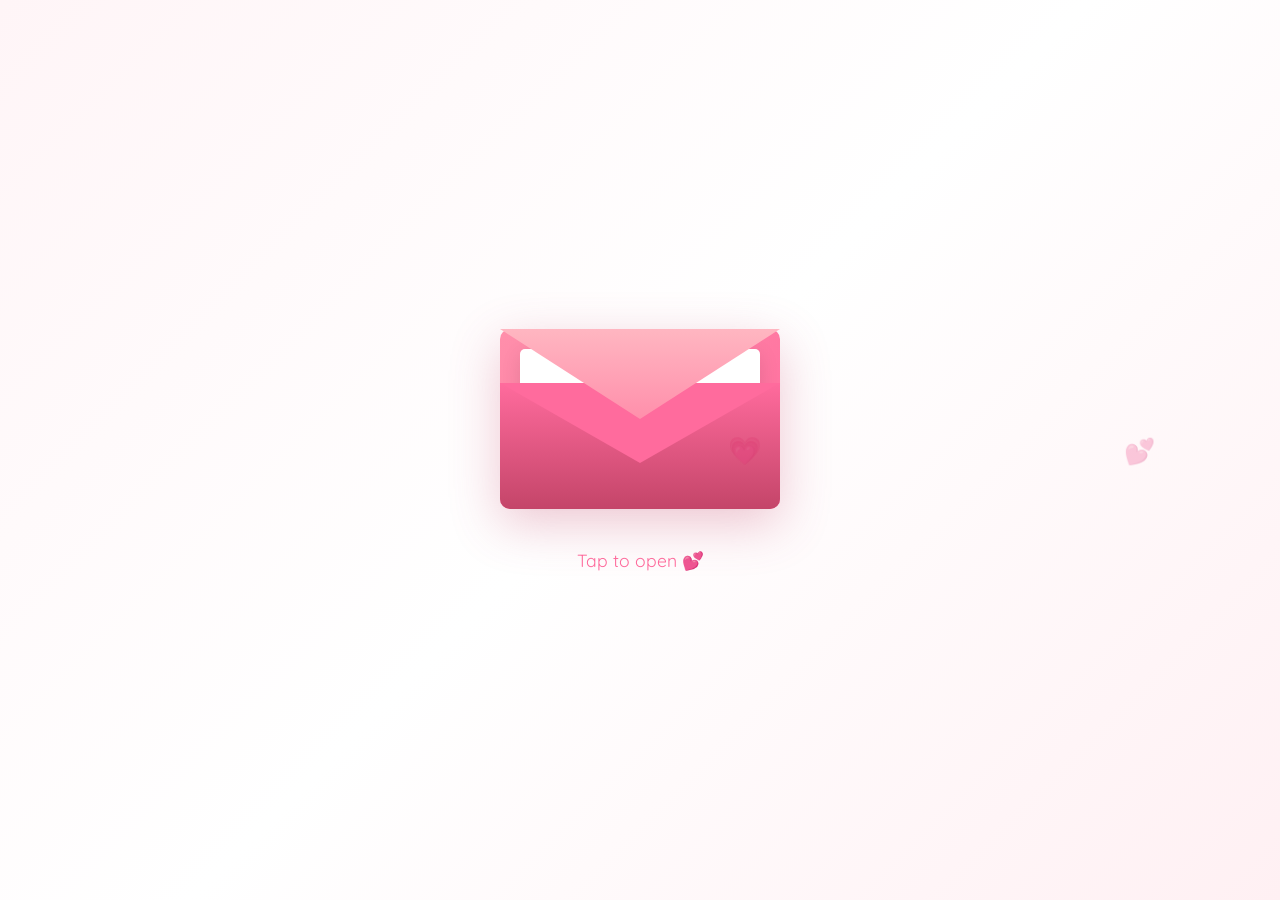
<file: index.html>
<!DOCTYPE html>
<html lang="en">
<head>
    <meta charset="UTF-8">
    <meta name="viewport" content="width=device-width, initial-scale=1.0">
    <title>For Tanisha 💕</title>
    <link rel="preconnect" href="https://fonts.googleapis.com">
    <link rel="preconnect" href="https://fonts.gstatic.com" crossorigin>
    <link href="https://fonts.googleapis.com/css2?family=Playfair+Display:ital,wght@0,400;0,600;1,400&family=Quicksand:wght@300;400;500;600&display=swap" rel="stylesheet">
    <link rel="stylesheet" href="styles.css">
</head>
<body>
    <!-- Background Music -->
    <audio id="backgroundMusic" loop autoplay>
        <source src="music.mp3" type="audio/mpeg">
        Your browser does not support the audio element.
    </audio>

    <!-- Envelope Intro -->
    <div id="envelope-intro" class="envelope-intro active">
        <div class="envelope-container">
            <div class="envelope" id="envelope">
                <div class="envelope-back"></div>
                <div class="envelope-letter" id="envelopeLetter">
                    <div class="letter-content">
                        <span class="letter-heart">💌</span>
                        <p>You've got mail!</p>
                    </div>
                </div>
                <div class="envelope-front"></div>
                <div class="envelope-flap" id="envelopeFlap"></div>
            </div>
            <p class="tap-hint" id="tapHint">Tap to open 💕</p>
        </div>
    </div>

    <!-- Page 1: Conversation Quiz -->
    <div id="quiz-page" class="page">
        <div class="floating-hearts" id="quizHearts"></div>
        
        <div class="quiz-container">
            <div class="quiz-header">
                <div class="heart-icon">💝</div>
                <h1>Hey Buddhu!</h1>
                <p class="subtitle">I have a few questions for you...</p>
            </div>

            <div class="chat-container" id="chatContainer">
                <!-- Messages will be added here dynamically -->
            </div>

            <div class="input-area" id="inputArea">
                <!-- Options or input will appear here -->
            </div>
        </div>
    </div>

    <!-- Page 2: Valentine's Proposal -->
    <div id="proposal-page" class="page">
        <div class="hearts-container" id="heartsContainer"></div>

        <div class="main-container">
            <div class="card">
                <div class="big-heart">💝</div>
                <h1>My Dearest Tanisha</h1>
                <p class="question">
                    Will you be my <span class="name">Valentine</span>? 💕
                </p>
                <div class="love-note">
                    "Every moment with you is a gift, Buddhu. You make my heart smile every single day. I couldn't imagine spending this Valentine's Day with anyone else but you."
                </div>
                <div class="buttons">
                    <button class="btn btn-yes" onclick="sayYes()">Yes! 💖</button>
                    <button class="btn btn-no" id="noBtn">No 😢</button>
                </div>
            </div>
        </div>

        <!-- Celebration screen -->
        <div class="celebration" id="celebration">
            <div class="hearts-burst">💕💖💕</div>
            <h1>Yaaay! 🎉</h1>
            <p>I love you so much, Buddhu! This is going to be the best Valentine's Day ever!</p>
            <p style="font-size: 3rem; margin-top: 30px;">😘💕🥰</p>
        </div>
    </div>

    <script src="quiz.js"></script>
    <script src="proposal.js"></script>
    <script src="app.js"></script>

    <script>
        // Ensure music plays after user interaction
        const music = document.getElementById('backgroundMusic');

        // Try to play on page load
        music.play().catch(() => {
            // If autoplay is blocked, play on first user interaction
            document.addEventListener('click', () => {
                music.play();
            }, { once: true });
        });
    </script>
</body>
</html>
</file>
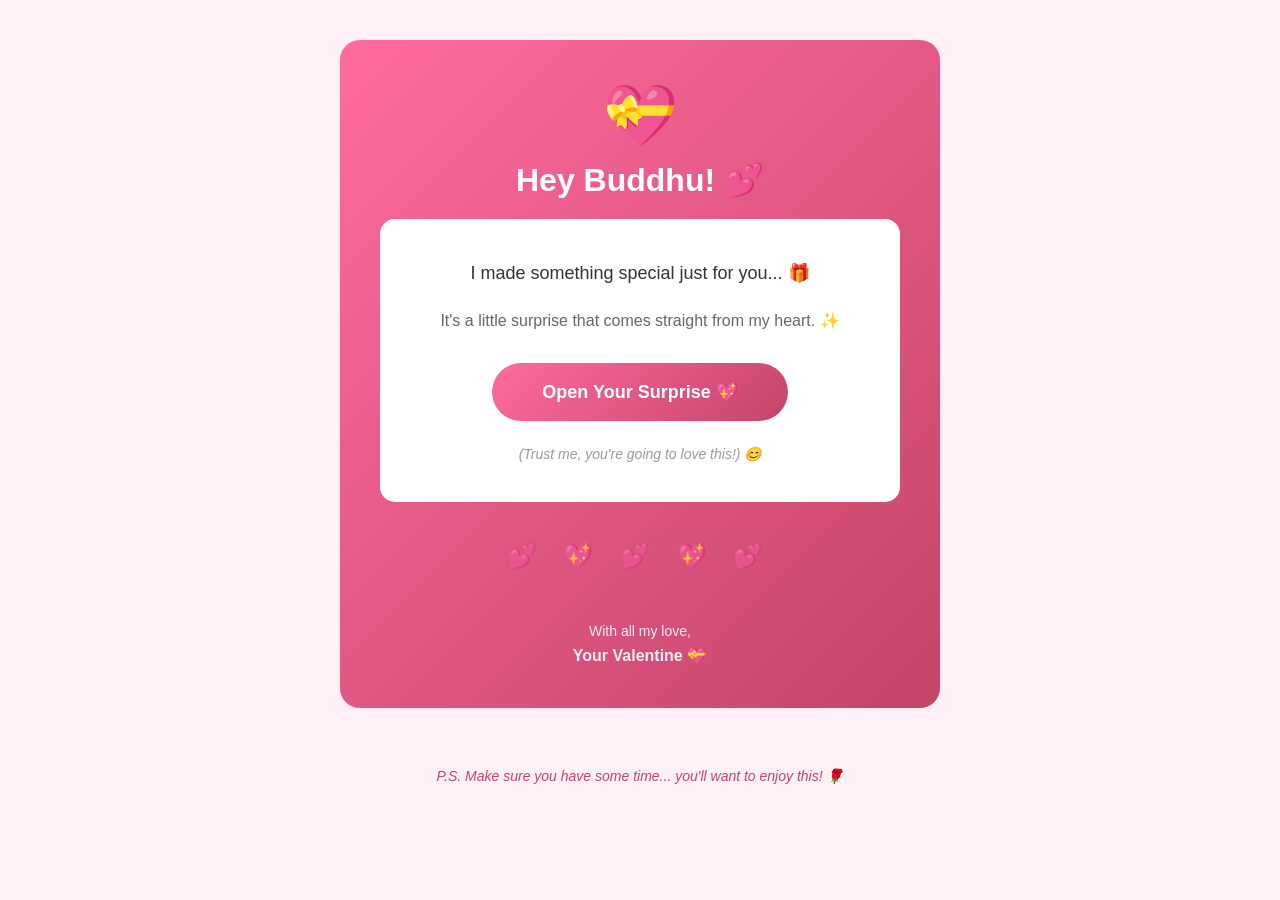
<file: email-gmail-friendly.html>
<!DOCTYPE html>
<html>
<head>
    <meta charset="UTF-8">
</head>
<body style="margin:0;padding:0;background-color:#fff0f5;font-family:Arial,sans-serif;">
    <div style="max-width:600px;margin:40px auto;background:linear-gradient(135deg,#ff6b9d 0%,#c44569 100%);border-radius:20px;padding:0;">

        <!-- Header -->
        <div style="padding:40px 40px 20px;text-align:center;">
            <div style="font-size:60px;margin-bottom:10px;">💝</div>
            <h1 style="color:#ffffff;margin:0;font-size:32px;font-weight:600;">Hey Buddhu! 💕</h1>
        </div>

        <!-- Content Card -->
        <div style="padding:0 40px 40px;">
            <div style="background:#ffffff;border-radius:15px;padding:40px 30px;text-align:center;">
                <p style="color:#333333;font-size:18px;line-height:1.6;margin:0 0 20px;">
                    I made something special just for you... 🎁
                </p>
                <p style="color:#666666;font-size:16px;line-height:1.6;margin:0 0 30px;">
                    It's a little surprise that comes straight from my heart. ✨
                </p>

                <!-- Button -->
                <div style="margin:0 0 25px;">
                    <a href="YOUR_WEBSITE_LINK_HERE" style="display:inline-block;padding:18px 50px;background:linear-gradient(135deg,#ff6b9d,#c44569);color:#ffffff;text-decoration:none;font-size:18px;font-weight:600;border-radius:50px;">
                        Open Your Surprise 💖
                    </a>
                </div>

                <p style="color:#999999;font-size:14px;margin:0;font-style:italic;">
                    (Trust me, you're going to love this!) 😊
                </p>
            </div>
        </div>

        <!-- Hearts -->
        <div style="padding:0 40px 30px;text-align:center;">
            <div style="color:#ffffff;font-size:24px;letter-spacing:10px;opacity:0.8;">
                💕 💖 💕 💖 💕
            </div>
        </div>

        <!-- Footer -->
        <div style="padding:20px 40px 40px;text-align:center;">
            <p style="color:rgba(255,255,255,0.9);font-size:14px;margin:0;line-height:1.6;">
                With all my love,<br>
                <span style="font-size:16px;font-weight:600;">Your Valentine 💝</span>
            </p>
        </div>
    </div>

    <!-- PS -->
    <div style="max-width:600px;margin:20px auto;text-align:center;padding:20px;">
        <p style="color:#c44569;font-size:14px;margin:0;font-style:italic;">
            P.S. Make sure you have some time... you'll want to enjoy this! 🌹
        </p>
    </div>
</body>
</html>
</file>
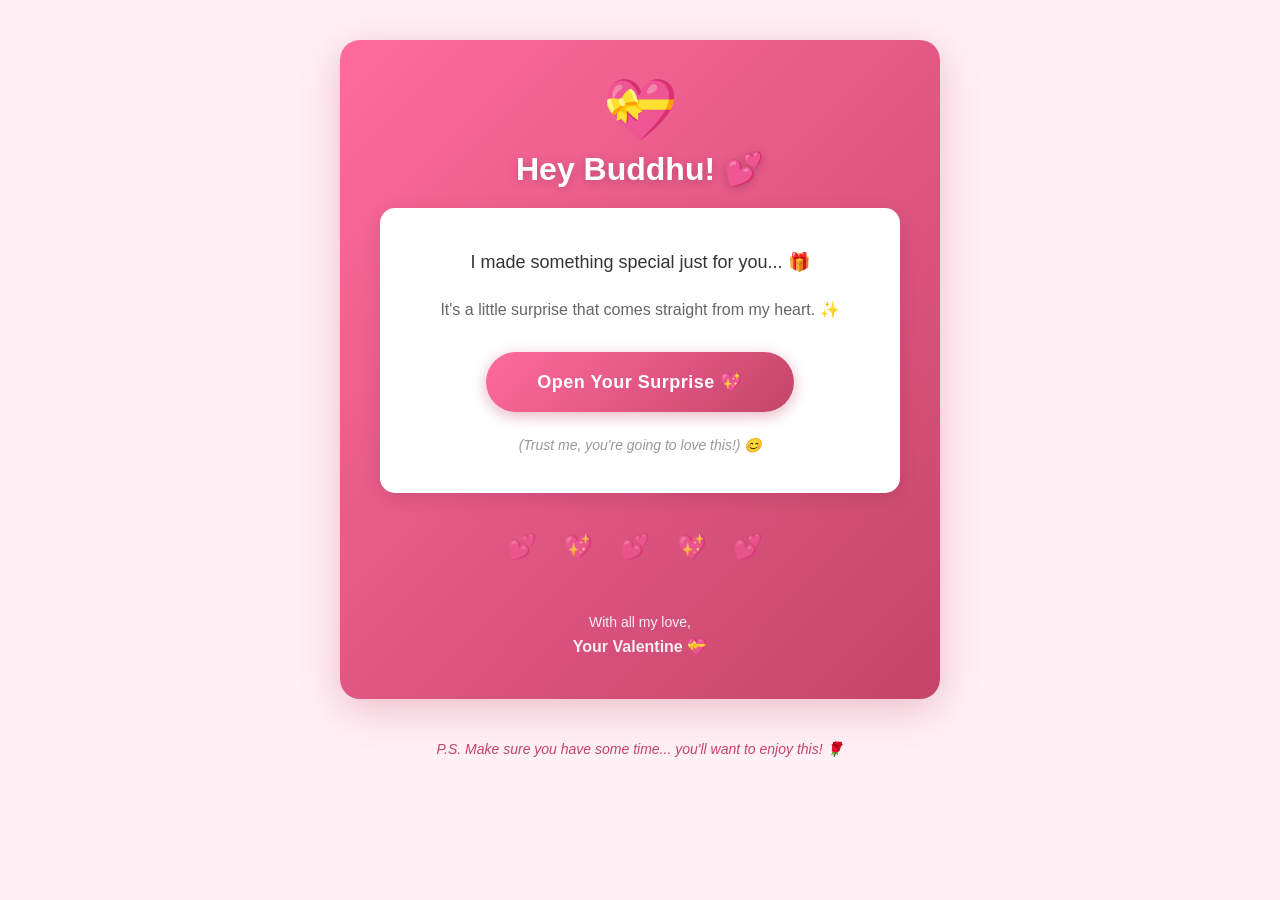
<file: email-template.html>
<!DOCTYPE html>
<html lang="en">
<head>
    <meta charset="UTF-8">
    <meta name="viewport" content="width=device-width, initial-scale=1.0">
    <title>A Special Message for You 💕</title>
</head>
<body style="margin: 0; padding: 0; font-family: 'Arial', sans-serif; background-color: #fff0f5;">
    <table role="presentation" style="width: 100%; border-collapse: collapse;">
        <tr>
            <td align="center" style="padding: 40px 0;">
                <table role="presentation" style="width: 600px; max-width: 100%; border-collapse: collapse; background: linear-gradient(135deg, #ff6b9d 0%, #c44569 100%); border-radius: 20px; box-shadow: 0 10px 40px rgba(196, 69, 105, 0.3);">
                    <!-- Header with hearts -->
                    <tr>
                        <td style="padding: 40px 40px 20px; text-align: center;">
                            <div style="font-size: 60px; line-height: 1; margin-bottom: 10px;">
                                💝
                            </div>
                            <h1 style="color: white; margin: 0; font-size: 32px; font-weight: 600; text-shadow: 0 2px 10px rgba(0,0,0,0.2);">
                                Hey Buddhu! 💕
                            </h1>
                        </td>
                    </tr>

                    <!-- Main content card -->
                    <tr>
                        <td style="padding: 0 40px 40px;">
                            <table role="presentation" style="width: 100%; border-collapse: collapse; background: white; border-radius: 15px; box-shadow: 0 5px 20px rgba(0,0,0,0.1);">
                                <tr>
                                    <td style="padding: 40px 30px; text-align: center;">
                                        <p style="color: #333; font-size: 18px; line-height: 1.6; margin: 0 0 20px;">
                                            I made something special just for you... 🎁
                                        </p>
                                        <p style="color: #666; font-size: 16px; line-height: 1.6; margin: 0 0 30px;">
                                            It's a little surprise that comes straight from my heart. ✨
                                        </p>

                                        <!-- CTA Button -->
                                        <table role="presentation" style="margin: 0 auto; border-collapse: collapse;">
                                            <tr>
                                                <td style="border-radius: 50px; background: linear-gradient(135deg, #ff6b9d, #c44569); box-shadow: 0 4px 15px rgba(196, 69, 105, 0.4);">
                                                    <a href="YOUR_WEBSITE_LINK_HERE" style="display: inline-block; padding: 18px 50px; color: white; text-decoration: none; font-size: 18px; font-weight: 600; letter-spacing: 0.5px;">
                                                        Open Your Surprise 💖
                                                    </a>
                                                </td>
                                            </tr>
                                        </table>

                                        <p style="color: #999; font-size: 14px; margin: 25px 0 0; font-style: italic;">
                                            (Trust me, you're going to love this!) 😊
                                        </p>
                                    </td>
                                </tr>
                            </table>
                        </td>
                    </tr>

                    <!-- Hearts decoration -->
                    <tr>
                        <td style="padding: 0 40px 30px; text-align: center;">
                            <div style="color: white; font-size: 24px; letter-spacing: 10px; opacity: 0.8;">
                                💕 💖 💕 💖 💕
                            </div>
                        </td>
                    </tr>

                    <!-- Footer -->
                    <tr>
                        <td style="padding: 20px 40px 40px; text-align: center;">
                            <p style="color: rgba(255, 255, 255, 0.9); font-size: 14px; margin: 0; line-height: 1.6;">
                                With all my love,<br>
                                <span style="font-size: 16px; font-weight: 600;">Your Valentine 💝</span>
                            </p>
                        </td>
                    </tr>
                </table>

                <!-- PS Section -->
                <table role="presentation" style="width: 600px; max-width: 100%; margin-top: 20px;">
                    <tr>
                        <td style="text-align: center; padding: 20px;">
                            <p style="color: #c44569; font-size: 14px; margin: 0; font-style: italic;">
                                P.S. Make sure you have some time... you'll want to enjoy this! 🌹
                            </p>
                        </td>
                    </tr>
                </table>
            </td>
        </tr>
    </table>
</body>
</html>
</file>
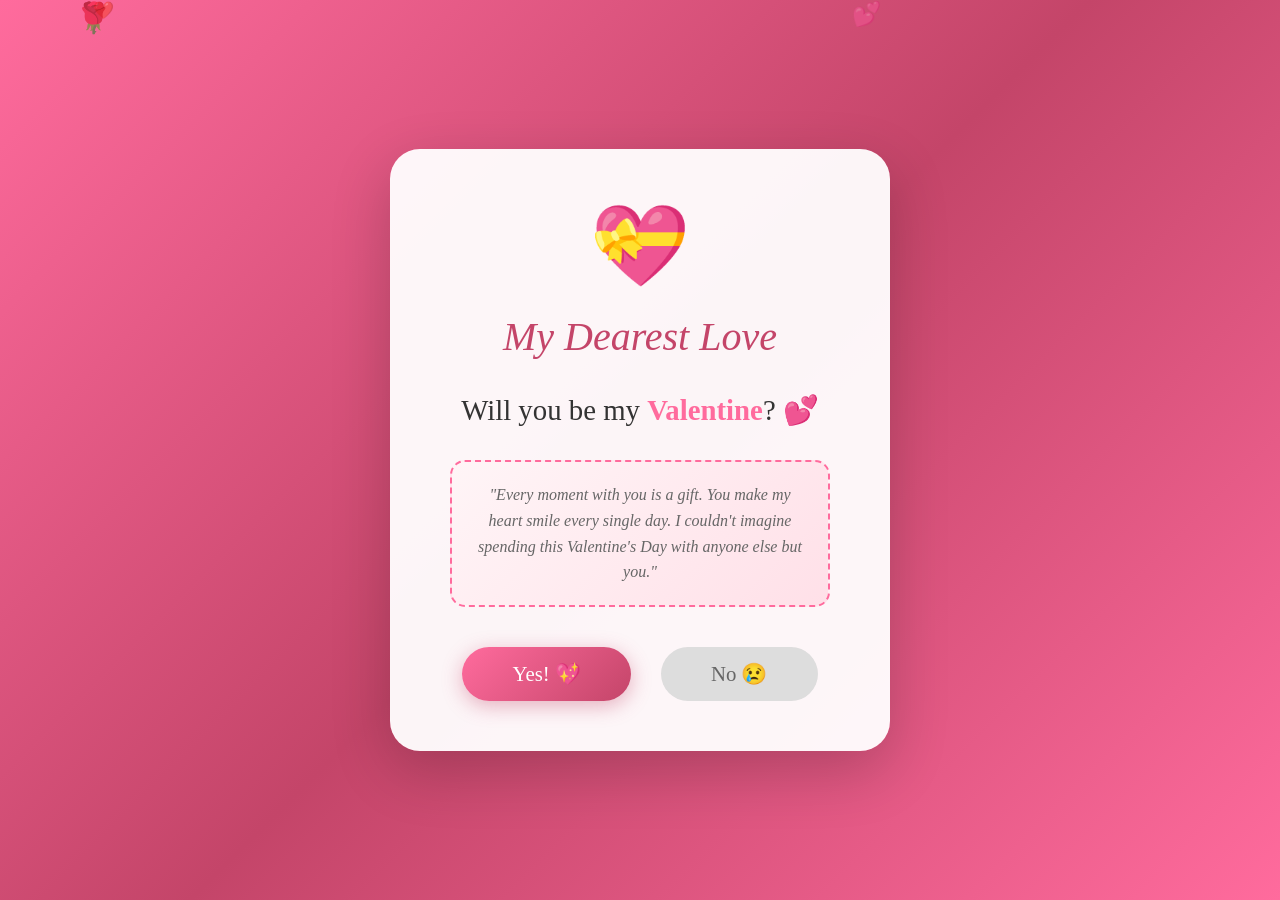
<file: valentines.html>
<!DOCTYPE html>
<html lang="en">
<head>
    <meta charset="UTF-8">
    <meta name="viewport" content="width=device-width, initial-scale=1.0">
    <title>A Special Question For You 💕</title>
    <style>
        * {
            margin: 0;
            padding: 0;
            box-sizing: border-box;
        }

        body {
            min-height: 100vh;
            background: linear-gradient(135deg, #ff6b9d 0%, #c44569 50%, #ff6b9d 100%);
            font-family: 'Georgia', serif;
            overflow-x: hidden;
            display: flex;
            justify-content: center;
            align-items: center;
        }

        /* Floating hearts background */
        .hearts-container {
            position: fixed;
            top: 0;
            left: 0;
            width: 100%;
            height: 100%;
            pointer-events: none;
            overflow: hidden;
            z-index: 0;
        }

        .floating-heart {
            position: absolute;
            font-size: 20px;
            animation: float-up 6s ease-in infinite;
            opacity: 0.6;
        }

        @keyframes float-up {
            0% {
                transform: translateY(100vh) rotate(0deg);
                opacity: 0;
            }
            10% {
                opacity: 0.6;
            }
            90% {
                opacity: 0.6;
            }
            100% {
                transform: translateY(-100px) rotate(360deg);
                opacity: 0;
            }
        }

        .main-container {
            position: relative;
            z-index: 1;
            text-align: center;
            padding: 40px;
        }

        .card {
            background: rgba(255, 255, 255, 0.95);
            border-radius: 30px;
            padding: 50px 60px;
            box-shadow: 0 20px 60px rgba(0, 0, 0, 0.2);
            max-width: 500px;
            transform: scale(0);
            animation: pop-in 0.8s ease-out 0.5s forwards;
        }

        @keyframes pop-in {
            0% {
                transform: scale(0) rotate(-10deg);
            }
            60% {
                transform: scale(1.1) rotate(2deg);
            }
            100% {
                transform: scale(1) rotate(0deg);
            }
        }

        .big-heart {
            font-size: 80px;
            animation: heartbeat 1s ease-in-out infinite;
            display: inline-block;
        }

        @keyframes heartbeat {
            0%, 100% {
                transform: scale(1);
            }
            50% {
                transform: scale(1.2);
            }
        }

        h1 {
            color: #c44569;
            font-size: 2.5rem;
            margin: 20px 0;
            font-weight: normal;
            font-style: italic;
        }

        .question {
            font-size: 1.8rem;
            color: #333;
            margin: 30px 0;
            line-height: 1.4;
        }

        .name {
            color: #ff6b9d;
            font-weight: bold;
        }

        .buttons {
            display: flex;
            justify-content: center;
            gap: 30px;
            margin-top: 40px;
            flex-wrap: wrap;
        }

        .btn {
            padding: 15px 50px;
            font-size: 1.3rem;
            border: none;
            border-radius: 50px;
            cursor: pointer;
            transition: all 0.3s ease;
            font-family: inherit;
        }

        .btn-yes {
            background: linear-gradient(135deg, #ff6b9d, #c44569);
            color: white;
            box-shadow: 0 5px 20px rgba(196, 69, 105, 0.4);
        }

        .btn-yes:hover {
            transform: scale(1.1);
            box-shadow: 0 8px 30px rgba(196, 69, 105, 0.6);
        }

        .btn-no {
            background: #ddd;
            color: #666;
        }

        /* Celebration screen */
        .celebration {
            display: none;
            position: fixed;
            top: 0;
            left: 0;
            width: 100%;
            height: 100%;
            background: linear-gradient(135deg, #ff6b9d 0%, #ff8fab 50%, #ffc3d7 100%);
            z-index: 100;
            justify-content: center;
            align-items: center;
            flex-direction: column;
        }

        .celebration.active {
            display: flex;
            animation: fade-in 0.5s ease;
        }

        @keyframes fade-in {
            from { opacity: 0; }
            to { opacity: 1; }
        }

        .celebration h1 {
            color: white;
            font-size: 4rem;
            text-shadow: 2px 2px 10px rgba(0,0,0,0.2);
            animation: bounce 0.6s ease infinite alternate;
        }

        @keyframes bounce {
            from { transform: translateY(0); }
            to { transform: translateY(-20px); }
        }

        .celebration .hearts-burst {
            font-size: 100px;
            animation: spin-grow 1s ease;
        }

        @keyframes spin-grow {
            0% {
                transform: scale(0) rotate(0deg);
            }
            100% {
                transform: scale(1) rotate(360deg);
            }
        }

        .celebration p {
            color: white;
            font-size: 1.5rem;
            margin-top: 20px;
            font-style: italic;
        }

        /* Confetti */
        .confetti {
            position: fixed;
            width: 10px;
            height: 10px;
            top: -10px;
            animation: confetti-fall 3s ease-out forwards;
        }

        @keyframes confetti-fall {
            0% {
                transform: translateY(0) rotate(0deg);
                opacity: 1;
            }
            100% {
                transform: translateY(100vh) rotate(720deg);
                opacity: 0;
            }
        }

        /* Love letter animation */
        .love-note {
            margin-top: 20px;
            padding: 20px;
            background: linear-gradient(135deg, #fff5f7, #ffe0e8);
            border-radius: 15px;
            border: 2px dashed #ff6b9d;
            font-style: italic;
            color: #666;
            line-height: 1.6;
        }

        .sparkle {
            position: absolute;
            font-size: 20px;
            animation: sparkle 1.5s ease-in-out infinite;
            pointer-events: none;
        }

        @keyframes sparkle {
            0%, 100% { opacity: 0; transform: scale(0); }
            50% { opacity: 1; transform: scale(1); }
        }

        /* Photo popup styles - Heart shaped */
        .photo-popup {
            position: fixed;
            z-index: 2000;
            animation: heart-pop 0.6s ease forwards;
        }

        .heart-wrapper {
            position: relative;
            display: inline-block;
        }

        .heart-container {
            position: relative;
            width: 320px;
            height: 300px;
            overflow: hidden;
        }

        /* Gradient border behind the heart */
        .heart-border {
            position: absolute;
            top: 0;
            left: 0;
            width: 100%;
            height: 100%;
            background: linear-gradient(135deg, #ff6b9d, #c44569, #ff8fab, #ff6b9d);
            clip-path: path('M160 280 C160 280 10 180 10 100 C10 40 60 10 110 10 C140 10 160 30 160 50 C160 30 180 10 210 10 C260 10 310 40 310 100 C310 180 160 280 160 280 Z');
            box-shadow: 0 20px 60px rgba(0, 0, 0, 0.3);
        }

        /* Image fills the heart with padding for border effect */
        .heart-container img {
            position: absolute;
            top: 10px;
            left: 10px;
            width: calc(100% - 20px);
            height: calc(100% - 20px);
            object-fit: cover;
            clip-path: path('M150 262 C150 262 8 168 8 92 C8 36 54 8 100 8 C128 8 150 26 150 44 C150 26 172 8 200 8 C246 8 292 36 292 92 C292 168 150 262 150 262 Z');
        }

        /* Soft vignette/fade overlay on image edges */
        .heart-vignette {
            position: absolute;
            top: 10px;
            left: 10px;
            width: calc(100% - 20px);
            height: calc(100% - 20px);
            clip-path: path('M150 262 C150 262 8 168 8 92 C8 36 54 8 100 8 C128 8 150 26 150 44 C150 26 172 8 200 8 C246 8 292 36 292 92 C292 168 150 262 150 262 Z');
            box-shadow: inset 0 0 40px 20px rgba(196, 69, 105, 0.5);
            pointer-events: none;
        }

        /* Thought bubble styles - positioned outside heart */
        .thought-bubble {
            position: absolute;
            top: 30px;
            left: 100%;
            margin-left: 30px;
            background: white;
            border-radius: 25px;
            padding: 18px 22px;
            min-width: 160px;
            max-width: 200px;
            box-shadow: 0 8px 25px rgba(0, 0, 0, 0.15);
            animation: bubble-pop 0.4s ease 0.3s both;
            z-index: 10;
        }

        /* Thought bubble dots */
        .thought-dot {
            position: absolute;
            background: white;
            border-radius: 50%;
            box-shadow: 0 3px 10px rgba(0, 0, 0, 0.1);
        }

        .thought-dot-1 {
            width: 20px;
            height: 20px;
            left: -25px;
            top: 50%;
            transform: translateY(-50%);
        }

        .thought-dot-2 {
            width: 12px;
            height: 12px;
            left: -45px;
            top: 50%;
            transform: translateY(-50%);
        }

        .thought-bubble .caption {
            color: #c44569;
            font-size: 1rem;
            font-style: italic;
            line-height: 1.4;
            text-align: center;
            margin: 0;
        }

        @keyframes bubble-pop {
            0% {
                transform: scale(0);
                opacity: 0;
            }
            60% {
                transform: scale(1.1);
            }
            100% {
                transform: scale(1);
                opacity: 1;
            }
        }

        @keyframes heart-pop {
            0% {
                transform: scale(0) rotate(10deg);
                opacity: 0;
            }
            50% {
                transform: scale(1.1) rotate(-5deg);
            }
            100% {
                transform: scale(1) rotate(0deg);
                opacity: 1;
            }
        }

        /* Buttons below heart */
        .popup-buttons {
            display: flex;
            gap: 15px;
            justify-content: center;
            margin-top: 15px;
        }

        .popup-btn {
            padding: 12px 30px;
            font-size: 1rem;
            border: none;
            border-radius: 50px;
            cursor: pointer;
            transition: all 0.3s ease;
            font-family: inherit;
        }

        .popup-btn-yes {
            background: linear-gradient(135deg, #ff6b9d, #c44569);
            color: white;
            box-shadow: 0 5px 15px rgba(196, 69, 105, 0.4);
        }

        .popup-btn-yes:hover {
            transform: scale(1.1);
            box-shadow: 0 8px 25px rgba(196, 69, 105, 0.6);
        }

        .popup-btn-no {
            background: #eee;
            color: #666;
        }

        .overlay {
            position: fixed;
            top: 0;
            left: 0;
            width: 100%;
            height: 100%;
            background: rgba(0, 0, 0, 0.5);
            z-index: 1999;
            opacity: 0;
            animation: fade-overlay 0.3s ease forwards;
        }

        @keyframes fade-overlay {
            to { opacity: 1; }
        }

        /* Broken heart pieces floating away */
        .broken-piece {
            position: fixed;
            font-size: 30px;
            pointer-events: none;
            z-index: 2001;
            animation: float-away 1s ease-out forwards;
        }

        @keyframes float-away {
            0% {
                opacity: 1;
                transform: scale(1);
            }
            100% {
                opacity: 0;
                transform: translateY(100px) rotate(45deg) scale(0.5);
            }
        }
    </style>
</head>
<body>
    <!-- Floating hearts background -->
    <div class="hearts-container" id="heartsContainer"></div>

    <!-- Main card -->
    <div class="main-container">
        <div class="card">
            <div class="big-heart">💝</div>
            <h1>My Dearest Love</h1>
            <p class="question">
                Will you be my <span class="name">Valentine</span>? 💕
            </p>
            <div class="love-note">
                "Every moment with you is a gift. You make my heart smile every single day. I couldn't imagine spending this Valentine's Day with anyone else but you."
            </div>
            <div class="buttons">
                <button class="btn btn-yes" onclick="sayYes()">Yes! 💖</button>
                <button class="btn btn-no" id="noBtn">No 😢</button>
            </div>
        </div>
    </div>

    <!-- Celebration screen -->
    <div class="celebration" id="celebration">
        <div class="hearts-burst">💕💖💕</div>
        <h1>Yaaay! 🎉</h1>
        <p>I love you so much! This is going to be the best Valentine's Day ever!</p>
        <p style="font-size: 3rem; margin-top: 30px;">😘💕🥰</p>
    </div>

    <script>
        // Create floating hearts
        function createFloatingHearts() {
            const container = document.getElementById('heartsContainer');
            const hearts = ['❤️', '💕', '💖', '💗', '💓', '💝', '💘', '🌹'];
            
            for (let i = 0; i < 20; i++) {
                setTimeout(() => {
                    const heart = document.createElement('div');
                    heart.className = 'floating-heart';
                    heart.textContent = hearts[Math.floor(Math.random() * hearts.length)];
                    heart.style.left = Math.random() * 100 + '%';
                    heart.style.animationDuration = (4 + Math.random() * 4) + 's';
                    heart.style.animationDelay = Math.random() * 2 + 's';
                    heart.style.fontSize = (15 + Math.random() * 20) + 'px';
                    container.appendChild(heart);
                    
                    // Remove heart after animation
                    setTimeout(() => heart.remove(), 10000);
                }, i * 500);
            }
        }

        // Keep creating hearts
        createFloatingHearts();
        setInterval(createFloatingHearts, 8000);

        // Yes button celebration
        function sayYes() {
            document.getElementById('celebration').classList.add('active');
            createConfetti();
            
            // Create lots of floating hearts
            for (let i = 0; i < 50; i++) {
                setTimeout(createConfetti, i * 100);
            }
        }

        // Create confetti
        function createConfetti() {
            const colors = ['#ff6b9d', '#ff8fab', '#ffc3d7', '#c44569', '#ff4d6d', '#ffb3c6', '#gold'];
            
            for (let i = 0; i < 10; i++) {
                const confetti = document.createElement('div');
                confetti.className = 'confetti';
                confetti.style.left = Math.random() * 100 + '%';
                confetti.style.backgroundColor = colors[Math.floor(Math.random() * colors.length)];
                confetti.style.borderRadius = Math.random() > 0.5 ? '50%' : '0';
                confetti.style.width = (5 + Math.random() * 10) + 'px';
                confetti.style.height = (5 + Math.random() * 10) + 'px';
                confetti.style.animationDuration = (2 + Math.random() * 2) + 's';
                document.body.appendChild(confetti);
                
                setTimeout(() => confetti.remove(), 4000);
            }
        }

        // Make the "No" button show photo popups!
        
        // Photo captions - add your own captions here!
        const photoCaptions = [
            "Remember this moment? 💕",
            "Look how happy we are! 🥰",
            "We're perfect together! 💖",
            "How can you say no to us? 😢",
            "Our love story is beautiful! 💝",
            "You really want to miss more moments like this? 🥺",
            "We belong together! 💑",
            "Say yes and make more memories! 📸"
        ];

        const funnyTexts = [
            "No 😢",
            "Are you sure? 🥺",
            "Think again! 💕",
            "Pretty please? 🙏",
            "I'll be sad 😢",
            "One more chance? 💖",
            "You can't catch me! 😜",
            "Look at our photos! 📸"
        ];

        let photoClickCount = 0;

        // Function to get random position for popup
        function getRandomPosition(elementWidth, elementHeight) {
            const padding = 50;
            const maxX = window.innerWidth - elementWidth - padding;
            const maxY = window.innerHeight - elementHeight - padding;
            
            return {
                x: Math.max(padding, Math.random() * maxX),
                y: Math.max(padding, Math.random() * maxY)
            };
        }

        // Create broken heart pieces effect
        function createBrokenHeartPieces(x, y) {
            const pieces = ['💔', '❤️‍🩹', '🖤', '💜', '💙'];
            for (let i = 0; i < 8; i++) {
                const piece = document.createElement('div');
                piece.className = 'broken-piece';
                piece.textContent = pieces[Math.floor(Math.random() * pieces.length)];
                piece.style.left = (x + Math.random() * 200 - 100) + 'px';
                piece.style.top = (y + Math.random() * 200 - 100) + 'px';
                document.body.appendChild(piece);
                
                setTimeout(() => piece.remove(), 1000);
            }
        }

        // Function to show photo popup at random position
        function showPhotoPopup() {
            // Remove any existing popup (without animation if it's the first one)
            const existingPopup = document.querySelector('.photo-popup');
            const existingOverlay = document.querySelector('.overlay');
            if (existingPopup) existingPopup.remove();
            if (existingOverlay) existingOverlay.remove();

            // Create overlay
            const overlay = document.createElement('div');
            overlay.className = 'overlay';
            document.body.appendChild(overlay);

            // Create popup
            const popup = document.createElement('div');
            popup.className = 'photo-popup';
            
            // Cycle through photos (photo1.jpg, photo2.jpg, etc.)
            const photoIndex = (photoClickCount % 8) + 1;
            
            popup.innerHTML = `
                <div class="heart-wrapper">
                    <div class="heart-container">
                        <div class="heart-border"></div>
                        <img src="photos/photo${photoIndex}.jpg" alt="Our memory" onerror="this.src='https://placehold.co/300x280/ff6b9d/white?text=photo${photoIndex}+💕'">
                        <div class="heart-vignette"></div>
                    </div>
                    <div class="thought-bubble">
                        <div class="thought-dot thought-dot-1"></div>
                        <div class="thought-dot thought-dot-2"></div>
                        <div class="caption">${photoCaptions[photoClickCount % photoCaptions.length]}</div>
                    </div>
                </div>
                <div class="popup-buttons">
                    <button class="popup-btn popup-btn-yes" onclick="sayYes()">Yes! 💖</button>
                    <button class="popup-btn popup-btn-no">${funnyTexts[photoClickCount % funnyTexts.length]}</button>
                </div>
            `;
            
            document.body.appendChild(popup);
            
            // Position popup randomly after it's added to DOM (account for thought bubble)
            const pos = getRandomPosition(500, 380);
            popup.style.left = pos.x + 'px';
            popup.style.top = pos.y + 'px';
            
            // Add hover/click event to the No button inside popup
            const popupNoBtn = popup.querySelector('.popup-btn-no');
            popupNoBtn.addEventListener('click', handlePopupNo);
            popupNoBtn.addEventListener('mouseenter', handlePopupNo);
            popupNoBtn.addEventListener('touchstart', function(e) {
                e.preventDefault();
                handlePopupNo();
            });
        }

        // Handle No button click/hover in popup - break heart and show next
        function handlePopupNo() {
            const popup = document.querySelector('.photo-popup');
            if (!popup) return;
            
            // Get popup position for broken pieces effect
            const rect = popup.getBoundingClientRect();
            createBrokenHeartPieces(rect.left + rect.width/2, rect.top + rect.height/2);
            
            // Add shake and fade out animation
            popup.style.animation = 'none';
            popup.style.transition = 'all 0.5s ease';
            popup.style.transform = 'scale(0.8) rotate(10deg)';
            popup.style.opacity = '0';
            
            photoClickCount++;
            
            // Show new popup after animation
            setTimeout(() => {
                showPhotoPopup();
            }, 500);
        }

        // Function to close photo popup
        function closePhotoPopup() {
            const popup = document.querySelector('.photo-popup');
            const overlay = document.querySelector('.overlay');
            if (popup) popup.remove();
            if (overlay) overlay.remove();
        }

        // Initial No button behavior - just shows the first popup
        const noBtn = document.getElementById('noBtn');
        
        noBtn.addEventListener('mouseenter', function(e) {
            // Hide the original card's No button by moving it away
            this.style.position = 'fixed';
            this.style.left = '-1000px';
            this.style.top = '-1000px';
            
            // Show the photo popup
            showPhotoPopup();
        });

        noBtn.addEventListener('click', function(e) {
            this.style.position = 'fixed';
            this.style.left = '-1000px';
            this.style.top = '-1000px';
            showPhotoPopup();
        });

        // Mobile touch support
        noBtn.addEventListener('touchstart', function(e) {
            e.preventDefault();
            const event = new Event('mouseenter');
            this.dispatchEvent(event);
        });

        // Add sparkles on mouse move
        document.addEventListener('mousemove', function(e) {
            if (Math.random() > 0.95) {
                const sparkle = document.createElement('div');
                sparkle.className = 'sparkle';
                sparkle.textContent = '✨';
                sparkle.style.left = e.pageX + 'px';
                sparkle.style.top = e.pageY + 'px';
                document.body.appendChild(sparkle);
                
                setTimeout(() => sparkle.remove(), 1500);
            }
        });
    </script>
</body>
</html>
</file>
<file: styles.css>
/* ===== Base Styles ===== */
* {
    margin: 0;
    padding: 0;
    box-sizing: border-box;
}

body {
    min-height: 100vh;
    font-family: 'Quicksand', sans-serif;
    background: #ffffff;
    overflow-x: hidden;
}

.page {
    display: none;
    min-height: 100vh;
}

.page.active {
    display: flex;
    justify-content: center;
    align-items: center;
}

/* ===== Envelope Intro ===== */
.envelope-intro {
    display: none;
    position: fixed;
    top: 0;
    left: 0;
    width: 100%;
    height: 100%;
    background: linear-gradient(135deg, #fff5f7 0%, #ffffff 50%, #fff0f3 100%);
    z-index: 10000;
    justify-content: center;
    align-items: center;
    flex-direction: column;
}

.envelope-intro.active {
    display: flex;
}

.envelope-container {
    text-align: center;
    animation: float-in 1.5s ease-out forwards;
    cursor: pointer;
}

@keyframes float-in {
    0% {
        opacity: 0;
        transform: translateY(-100vh) rotate(-20deg);
    }
    60% {
        opacity: 1;
        transform: translateY(30px) rotate(5deg);
    }
    80% {
        transform: translateY(-10px) rotate(-2deg);
    }
    100% {
        opacity: 1;
        transform: translateY(0) rotate(0deg);
    }
}

.envelope {
    position: relative;
    width: 280px;
    height: 180px;
    margin: 0 auto;
    perspective: 1000px;
    transform-style: preserve-3d;
}

.envelope-back {
    position: absolute;
    width: 100%;
    height: 100%;
    background: linear-gradient(135deg, #ff8fab, #ff6b9d);
    border-radius: 10px;
    box-shadow: 0 15px 50px rgba(196, 69, 105, 0.3);
}

.envelope-front {
    position: absolute;
    bottom: 0;
    width: 100%;
    height: 70%;
    background: linear-gradient(180deg, #ff6b9d, #c44569);
    border-radius: 0 0 10px 10px;
    z-index: 3;
}

.envelope-front::before {
    content: '';
    position: absolute;
    top: 0;
    left: 0;
    border-left: 140px solid transparent;
    border-right: 140px solid transparent;
    border-top: 80px solid #ff6b9d;
}

.envelope-flap {
    position: absolute;
    top: 0;
    left: 0;
    width: 100%;
    height: 50%;
    background: linear-gradient(180deg, #ffb6c1, #ff8fab);
    clip-path: polygon(0 0, 50% 100%, 100% 0);
    transform-origin: top center;
    z-index: 4;
    transition: transform 0.6s ease;
}

.envelope-flap.open {
    transform: rotateX(180deg);
    z-index: 1;
}

.envelope-letter {
    position: absolute;
    top: 20px;
    left: 20px;
    right: 20px;
    height: 140px;
    background: white;
    border-radius: 5px;
    z-index: 2;
    display: flex;
    justify-content: center;
    align-items: center;
    box-shadow: 0 5px 20px rgba(0, 0, 0, 0.1);
    transition: transform 0.8s ease 0.3s;
}

.envelope-letter.rise {
    transform: translateY(-120px);
}

.letter-content {
    text-align: center;
    opacity: 0;
    transition: opacity 0.5s ease 0.8s;
}

.envelope-letter.rise .letter-content {
    opacity: 1;
}

.letter-heart {
    font-size: 50px;
    display: block;
    animation: pulse 1.5s ease-in-out infinite;
}

.letter-content p {
    color: #c44569;
    font-family: 'Playfair Display', serif;
    font-size: 1.3rem;
    font-style: italic;
    margin-top: 10px;
}

.tap-hint {
    margin-top: 40px;
    color: #ff6b9d;
    font-family: 'Quicksand', sans-serif;
    font-size: 1.1rem;
    animation: fade-pulse 2s ease-in-out infinite;
}

@keyframes fade-pulse {
    0%, 100% { opacity: 0.5; }
    50% { opacity: 1; }
}

.tap-hint.hidden {
    opacity: 0;
    transition: opacity 0.3s ease;
}

/* Floating hearts for envelope page */
.envelope-intro .floating-heart {
    position: absolute;
    font-size: 20px;
    opacity: 0.3;
    animation: float-up 8s ease-in infinite;
}

/* ===== Page 1: Quiz Styles ===== */
#quiz-page {
    background: #ffffff;
    padding: 20px;
}

.quiz-container {
    width: 100%;
    max-width: 600px;
    display: flex;
    flex-direction: column;
    height: 90vh;
    max-height: 800px;
}

.quiz-header {
    text-align: center;
    padding: 30px 20px;
    animation: fadeInDown 0.8s ease;
}

.heart-icon {
    font-size: 60px;
    animation: pulse 2s ease-in-out infinite;
}

@keyframes pulse {
    0%, 100% { transform: scale(1); }
    50% { transform: scale(1.1); }
}

.quiz-header h1 {
    font-family: 'Playfair Display', serif;
    font-size: 2.5rem;
    color: #c44569;
    margin: 15px 0 10px;
    font-weight: 600;
}

.quiz-header .subtitle {
    color: #888;
    font-size: 1.1rem;
    font-style: italic;
}

/* Chat Container */
.chat-container {
    flex: 1;
    overflow-y: auto;
    padding: 20px;
    display: flex;
    flex-direction: column;
    gap: 15px;
    scroll-behavior: smooth;
}

.message {
    max-width: 80%;
    padding: 15px 20px;
    border-radius: 20px;
    animation: messageSlide 0.4s ease;
    line-height: 1.5;
}

@keyframes messageSlide {
    from {
        opacity: 0;
        transform: translateY(20px);
    }
    to {
        opacity: 1;
        transform: translateY(0);
    }
}

.message.bot {
    align-self: flex-start;
    background: linear-gradient(135deg, #fff0f3, #ffe0e8);
    color: #333;
    border-bottom-left-radius: 5px;
    box-shadow: 0 3px 15px rgba(196, 69, 105, 0.1);
}

.message.user {
    align-self: flex-end;
    background: linear-gradient(135deg, #ff6b9d, #c44569);
    color: white;
    border-bottom-right-radius: 5px;
    box-shadow: 0 3px 15px rgba(196, 69, 105, 0.3);
}

.message .emoji {
    font-size: 1.5rem;
    margin-right: 8px;
}

/* Typing indicator */
.typing-indicator {
    display: flex;
    gap: 5px;
    padding: 15px 20px;
    align-self: flex-start;
    background: linear-gradient(135deg, #fff0f3, #ffe0e8);
    border-radius: 20px;
    border-bottom-left-radius: 5px;
}

.typing-indicator span {
    width: 8px;
    height: 8px;
    background: #c44569;
    border-radius: 50%;
    animation: typing 1.4s infinite;
}

.typing-indicator span:nth-child(2) { animation-delay: 0.2s; }
.typing-indicator span:nth-child(3) { animation-delay: 0.4s; }

@keyframes typing {
    0%, 60%, 100% { transform: translateY(0); opacity: 0.4; }
    30% { transform: translateY(-8px); opacity: 1; }
}

/* Input Area */
.input-area {
    padding: 20px;
    border-top: 1px solid #f0f0f0;
    min-height: 100px;
}

.options-container {
    display: flex;
    flex-wrap: wrap;
    gap: 12px;
    justify-content: center;
    animation: fadeInUp 0.4s ease;
}

@keyframes fadeInUp {
    from {
        opacity: 0;
        transform: translateY(15px);
    }
    to {
        opacity: 1;
        transform: translateY(0);
    }
}

.option-btn {
    padding: 12px 25px;
    border: 2px solid #ff6b9d;
    background: white;
    color: #c44569;
    border-radius: 30px;
    font-family: 'Quicksand', sans-serif;
    font-size: 1rem;
    font-weight: 500;
    cursor: pointer;
    transition: all 0.3s ease;
}

.option-btn:hover {
    background: linear-gradient(135deg, #ff6b9d, #c44569);
    color: white;
    transform: translateY(-2px);
    box-shadow: 0 5px 20px rgba(196, 69, 105, 0.3);
}

.text-input-container {
    display: flex;
    gap: 12px;
    animation: fadeInUp 0.4s ease;
}

.text-input {
    flex: 1;
    padding: 15px 20px;
    border: 2px solid #ffd1dc;
    border-radius: 30px;
    font-family: 'Quicksand', sans-serif;
    font-size: 1rem;
    outline: none;
    transition: all 0.3s ease;
}

.text-input:focus {
    border-color: #ff6b9d;
    box-shadow: 0 0 0 3px rgba(255, 107, 157, 0.1);
}

.send-btn {
    padding: 15px 30px;
    background: linear-gradient(135deg, #ff6b9d, #c44569);
    color: white;
    border: none;
    border-radius: 30px;
    font-family: 'Quicksand', sans-serif;
    font-size: 1rem;
    font-weight: 600;
    cursor: pointer;
    transition: all 0.3s ease;
}

.send-btn:hover {
    transform: scale(1.05);
    box-shadow: 0 5px 20px rgba(196, 69, 105, 0.4);
}

/* Progress indicator */
.progress-container {
    display: flex;
    justify-content: center;
    gap: 8px;
    margin-top: 15px;
}

.progress-dot {
    width: 10px;
    height: 10px;
    border-radius: 50%;
    background: #ffd1dc;
    transition: all 0.3s ease;
}

.progress-dot.active {
    background: #ff6b9d;
    transform: scale(1.2);
}

.progress-dot.completed {
    background: #c44569;
}

/* Success message */
.success-message {
    text-align: center;
    padding: 40px;
    animation: fadeInUp 0.6s ease;
}

.success-message h2 {
    font-family: 'Playfair Display', serif;
    font-size: 2rem;
    color: #c44569;
    margin-bottom: 15px;
}

.success-message p {
    color: #666;
    font-size: 1.1rem;
    margin-bottom: 25px;
}

.continue-btn {
    padding: 18px 50px;
    background: linear-gradient(135deg, #ff6b9d, #c44569);
    color: white;
    border: none;
    border-radius: 50px;
    font-family: 'Quicksand', sans-serif;
    font-size: 1.2rem;
    font-weight: 600;
    cursor: pointer;
    transition: all 0.3s ease;
    animation: pulse 2s ease-in-out infinite;
}

.continue-btn:hover {
    transform: scale(1.08);
    box-shadow: 0 8px 30px rgba(196, 69, 105, 0.4);
}

/* ===== Page 2: Proposal Styles ===== */
#proposal-page {
    background: #ffffff;
}

/* Floating hearts background */
.hearts-container, .floating-hearts {
    position: fixed;
    top: 0;
    left: 0;
    width: 100%;
    height: 100%;
    pointer-events: none;
    overflow: hidden;
    z-index: 0;
}

.floating-heart {
    position: absolute;
    font-size: 20px;
    animation: float-up 6s ease-in infinite;
    opacity: 0.6;
}

@keyframes float-up {
    0% {
        transform: translateY(100vh) rotate(0deg);
        opacity: 0;
    }
    10% { opacity: 0.6; }
    90% { opacity: 0.6; }
    100% {
        transform: translateY(-100px) rotate(360deg);
        opacity: 0;
    }
}

.main-container {
    position: relative;
    z-index: 1;
    text-align: center;
    padding: 40px;
}

.card {
    background: rgba(255, 255, 255, 0.95);
    border-radius: 30px;
    padding: 50px 60px;
    box-shadow: 0 20px 60px rgba(0, 0, 0, 0.15);
    max-width: 500px;
    transform: scale(0);
    animation: pop-in 0.8s ease-out 0.3s forwards;
}

@keyframes pop-in {
    0% { transform: scale(0) rotate(-10deg); }
    60% { transform: scale(1.1) rotate(2deg); }
    100% { transform: scale(1) rotate(0deg); }
}

@keyframes fadeInDown {
    from {
        opacity: 0;
        transform: translateY(-20px);
    }
    to {
        opacity: 1;
        transform: translateY(0);
    }
}

.big-heart {
    font-size: 80px;
    animation: heartbeat 1s ease-in-out infinite;
    display: inline-block;
}

@keyframes heartbeat {
    0%, 100% { transform: scale(1); }
    50% { transform: scale(1.2); }
}

.card h1 {
    font-family: 'Playfair Display', serif;
    color: #c44569;
    font-size: 2.5rem;
    margin: 20px 0;
    font-weight: 600;
    font-style: italic;
}

.question {
    font-size: 1.8rem;
    color: #333;
    margin: 30px 0;
    line-height: 1.4;
}

.name {
    color: #ff6b9d;
    font-weight: bold;
}

.buttons {
    display: flex;
    justify-content: center;
    gap: 30px;
    margin-top: 40px;
    flex-wrap: wrap;
}

.btn {
    padding: 15px 50px;
    font-size: 1.3rem;
    border: none;
    border-radius: 50px;
    cursor: pointer;
    transition: all 0.3s ease;
    font-family: 'Quicksand', sans-serif;
    font-weight: 600;
}

.btn-yes {
    background: linear-gradient(135deg, #ff6b9d, #c44569);
    color: white;
    box-shadow: 0 5px 20px rgba(196, 69, 105, 0.4);
}

.btn-yes:hover {
    transform: scale(1.1);
    box-shadow: 0 8px 30px rgba(196, 69, 105, 0.6);
}

.btn-no {
    background: #ddd;
    color: #666;
}

/* Love note */
.love-note {
    margin-top: 20px;
    padding: 20px;
    background: linear-gradient(135deg, #fff5f7, #ffe0e8);
    border-radius: 15px;
    border: 2px dashed #ff6b9d;
    font-style: italic;
    color: #666;
    line-height: 1.6;
}

/* Celebration screen */
.celebration {
    display: none;
    position: fixed;
    top: 0;
    left: 0;
    width: 100%;
    height: 100%;
    background: linear-gradient(135deg, #ff6b9d 0%, #ff8fab 50%, #ffc3d7 100%);
    z-index: 100;
    justify-content: center;
    align-items: center;
    flex-direction: column;
}

.celebration.active {
    display: flex;
    animation: fade-in 0.5s ease;
}

@keyframes fade-in {
    from { opacity: 0; }
    to { opacity: 1; }
}

.celebration h1 {
    font-family: 'Playfair Display', serif;
    color: white;
    font-size: 4rem;
    text-shadow: 2px 2px 10px rgba(0,0,0,0.2);
    animation: bounce 0.6s ease infinite alternate;
}

@keyframes bounce {
    from { transform: translateY(0); }
    to { transform: translateY(-20px); }
}

.celebration .hearts-burst {
    font-size: 100px;
    animation: spin-grow 1s ease;
}

@keyframes spin-grow {
    0% { transform: scale(0) rotate(0deg); }
    100% { transform: scale(1) rotate(360deg); }
}

.celebration p {
    color: white;
    font-size: 1.5rem;
    margin-top: 20px;
    font-style: italic;
}

/* Calendar Section in Celebration */
.calendar-section {
    margin-top: 40px;
    animation: fadeInUp 0.8s ease;
}

.calendar-text {
    color: white;
    font-size: 1.3rem;
    margin-bottom: 20px;
    font-style: italic;
}

.calendar-btn {
    padding: 18px 45px;
    background: linear-gradient(135deg, #ffffff, #fff0f3);
    color: #c44569;
    border: none;
    border-radius: 50px;
    font-family: 'Quicksand', sans-serif;
    font-size: 1.2rem;
    font-weight: 600;
    cursor: pointer;
    transition: all 0.3s ease;
    box-shadow: 0 8px 30px rgba(0, 0, 0, 0.2);
}

.calendar-btn:hover {
    transform: scale(1.08) translateY(-3px);
    box-shadow: 0 12px 40px rgba(0, 0, 0, 0.3);
}

.calendar-btn:disabled {
    cursor: default;
    transform: none;
}

/* Confetti */
.confetti {
    position: fixed;
    width: 10px;
    height: 10px;
    top: -10px;
    animation: confetti-fall 3s ease-out forwards;
}

@keyframes confetti-fall {
    0% {
        transform: translateY(0) rotate(0deg);
        opacity: 1;
    }
    100% {
        transform: translateY(100vh) rotate(720deg);
        opacity: 0;
    }
}

/* Photo popup styles - Heart shaped */
.photo-popup {
    position: fixed;
    z-index: 2000;
    animation: heart-pop 0.6s ease forwards;
}

.heart-wrapper {
    position: relative;
    display: inline-block;
}

.heart-container {
    position: relative;
    width: 320px;
    height: 300px;
    overflow: hidden;
}

.heart-border {
    position: absolute;
    top: 0;
    left: 0;
    width: 100%;
    height: 100%;
    background: linear-gradient(135deg, #ff6b9d, #c44569, #ff8fab, #ff6b9d);
    clip-path: path('M160 280 C160 280 10 180 10 100 C10 40 60 10 110 10 C140 10 160 30 160 50 C160 30 180 10 210 10 C260 10 310 40 310 100 C310 180 160 280 160 280 Z');
    box-shadow: 0 20px 60px rgba(0, 0, 0, 0.3);
}

.heart-container img {
    position: absolute;
    top: 10px;
    left: 10px;
    width: calc(100% - 20px);
    height: calc(100% - 20px);
    object-fit: cover;
    clip-path: path('M150 262 C150 262 8 168 8 92 C8 36 54 8 100 8 C128 8 150 26 150 44 C150 26 172 8 200 8 C246 8 292 36 292 92 C292 168 150 262 150 262 Z');
}

.heart-vignette {
    position: absolute;
    top: 10px;
    left: 10px;
    width: calc(100% - 20px);
    height: calc(100% - 20px);
    clip-path: path('M150 262 C150 262 8 168 8 92 C8 36 54 8 100 8 C128 8 150 26 150 44 C150 26 172 8 200 8 C246 8 292 36 292 92 C292 168 150 262 150 262 Z');
    box-shadow: inset 0 0 40px 20px rgba(196, 69, 105, 0.5);
    pointer-events: none;
}

@keyframes heart-pop {
    0% { transform: scale(0) rotate(10deg); opacity: 0; }
    50% { transform: scale(1.1) rotate(-5deg); }
    100% { transform: scale(1) rotate(0deg); opacity: 1; }
}

/* Thought bubble */
.thought-bubble {
    position: absolute;
    top: 30px;
    left: 100%;
    margin-left: 30px;
    background: white;
    border-radius: 25px;
    padding: 18px 22px;
    min-width: 160px;
    max-width: 200px;
    box-shadow: 0 8px 25px rgba(0, 0, 0, 0.15);
    animation: bubble-pop 0.4s ease 0.3s both;
    z-index: 10;
}

.thought-dot {
    position: absolute;
    background: white;
    border-radius: 50%;
    box-shadow: 0 3px 10px rgba(0, 0, 0, 0.1);
}

.thought-dot-1 {
    width: 20px;
    height: 20px;
    left: -25px;
    top: 50%;
    transform: translateY(-50%);
}

.thought-dot-2 {
    width: 12px;
    height: 12px;
    left: -45px;
    top: 50%;
    transform: translateY(-50%);
}

.thought-bubble .caption {
    color: #c44569;
    font-size: 1rem;
    font-style: italic;
    line-height: 1.4;
    text-align: center;
    margin: 0;
    font-family: 'Quicksand', sans-serif;
}

@keyframes bubble-pop {
    0% { transform: scale(0); opacity: 0; }
    60% { transform: scale(1.1); }
    100% { transform: scale(1); opacity: 1; }
}

/* Popup buttons */
.popup-buttons {
    display: flex;
    gap: 15px;
    justify-content: center;
    margin-top: 15px;
}

.popup-btn {
    padding: 12px 30px;
    font-size: 1rem;
    border: none;
    border-radius: 50px;
    cursor: pointer;
    transition: all 0.3s ease;
    font-family: 'Quicksand', sans-serif;
    font-weight: 600;
}

.popup-btn-yes {
    background: linear-gradient(135deg, #ff6b9d, #c44569);
    color: white;
    box-shadow: 0 5px 15px rgba(196, 69, 105, 0.4);
}

.popup-btn-yes:hover {
    transform: scale(1.1);
    box-shadow: 0 8px 25px rgba(196, 69, 105, 0.6);
}

.popup-btn-no {
    background: #eee;
    color: #666;
}

/* Overlay */
.overlay {
    position: fixed;
    top: 0;
    left: 0;
    width: 100%;
    height: 100%;
    background: rgba(255, 255, 255, 0.3);
    backdrop-filter: blur(8px);
    -webkit-backdrop-filter: blur(8px);
    z-index: 1999;
    opacity: 0;
    animation: fade-overlay 0.3s ease forwards;
}

@keyframes fade-overlay {
    to { opacity: 1; }
}

/* Heart Page Transition */
.heart-transition {
    position: fixed;
    top: 0;
    left: 0;
    width: 100%;
    height: 100%;
    z-index: 9999;
    display: flex;
    justify-content: center;
    align-items: center;
    pointer-events: none;
}

.transition-heart {
    font-size: 80px;
    animation: heart-zoom-expand 2s ease-in-out forwards;
}

@keyframes heart-zoom-expand {
    0% {
        transform: scale(1);
        opacity: 1;
    }
    30% {
        transform: scale(1.5);
        opacity: 1;
    }
    50% {
        transform: scale(2);
        opacity: 1;
    }
    100% {
        transform: scale(50);
        opacity: 1;
    }
}

/* Pink fill that expands from center */
.heart-fill-transition {
    position: fixed;
    top: 50%;
    left: 50%;
    width: 100px;
    height: 100px;
    z-index: 9998;
    pointer-events: none;
    transform: translate(-50%, -50%);
}

.heart-fill-transition::before {
    content: '';
    position: absolute;
    top: 50%;
    left: 50%;
    width: 0;
    height: 0;
    background: linear-gradient(135deg, #ff6b9d, #c44569);
    border-radius: 50%;
    transform: translate(-50%, -50%);
    animation: pink-fill-expand 2s ease-in-out forwards;
}

@keyframes pink-fill-expand {
    0% {
        width: 0;
        height: 0;
        opacity: 0;
    }
    20% {
        width: 100px;
        height: 100px;
        opacity: 1;
        border-radius: 50%;
    }
    60% {
        width: 300vmax;
        height: 300vmax;
        opacity: 1;
        border-radius: 50%;
    }
    100% {
        width: 300vmax;
        height: 300vmax;
        opacity: 0;
        border-radius: 0;
    }
}

/* Heart shape mask transition */
.heart-mask-transition {
    position: fixed;
    top: 0;
    left: 0;
    width: 100%;
    height: 100%;
    z-index: 9999;
    display: flex;
    justify-content: center;
    align-items: center;
    overflow: hidden;
}

.heart-mask-inner {
    position: relative;
    width: 100px;
    height: 100px;
    background: linear-gradient(135deg, #ff6b9d, #c44569);
    clip-path: path('M50 90 C50 90 5 58 5 32 C5 12 20 2 35 2 C45 2 50 10 50 18 C50 10 55 2 65 2 C80 2 95 12 95 32 C95 58 50 90 50 90 Z');
    animation: heart-mask-grow 1.8s ease-in-out forwards;
}

@keyframes heart-mask-grow {
    0% {
        transform: scale(0.5);
        opacity: 0;
    }
    15% {
        transform: scale(1);
        opacity: 1;
    }
    30% {
        transform: scale(1.3);
    }
    45% {
        transform: scale(1.1);
    }
    60% {
        transform: scale(30);
    }
    100% {
        transform: scale(60);
        opacity: 1;
    }
}

/* Broken heart pieces */
.broken-piece {
    position: fixed;
    font-size: 30px;
    pointer-events: none;
    z-index: 2001;
    animation: float-away 1s ease-out forwards;
}

@keyframes float-away {
    0% { opacity: 1; transform: scale(1); }
    100% { opacity: 0; transform: translateY(100px) rotate(45deg) scale(0.5); }
}

/* Sparkle */
.sparkle {
    position: absolute;
    font-size: 20px;
    animation: sparkle 1.5s ease-in-out infinite;
    pointer-events: none;
}

@keyframes sparkle {
    0%, 100% { opacity: 0; transform: scale(0); }
    50% { opacity: 1; transform: scale(1); }
}

/* Responsive */
@media (max-width: 600px) {
    .quiz-header h1 {
        font-size: 2rem;
    }
    
    .card {
        padding: 30px 25px;
        margin: 10px;
    }
    
    .card h1 {
        font-size: 2rem;
    }
    
    .question {
        font-size: 1.4rem;
    }
    
    .btn {
        padding: 12px 35px;
        font-size: 1.1rem;
    }
    
    .heart-container {
        width: 280px;
        height: 260px;
    }
    
    .thought-bubble {
        position: relative;
        top: auto;
        left: auto;
        margin: 15px auto 0;
        max-width: 280px;
    }
    
    .thought-dot {
        display: none;
    }
}
</file>
